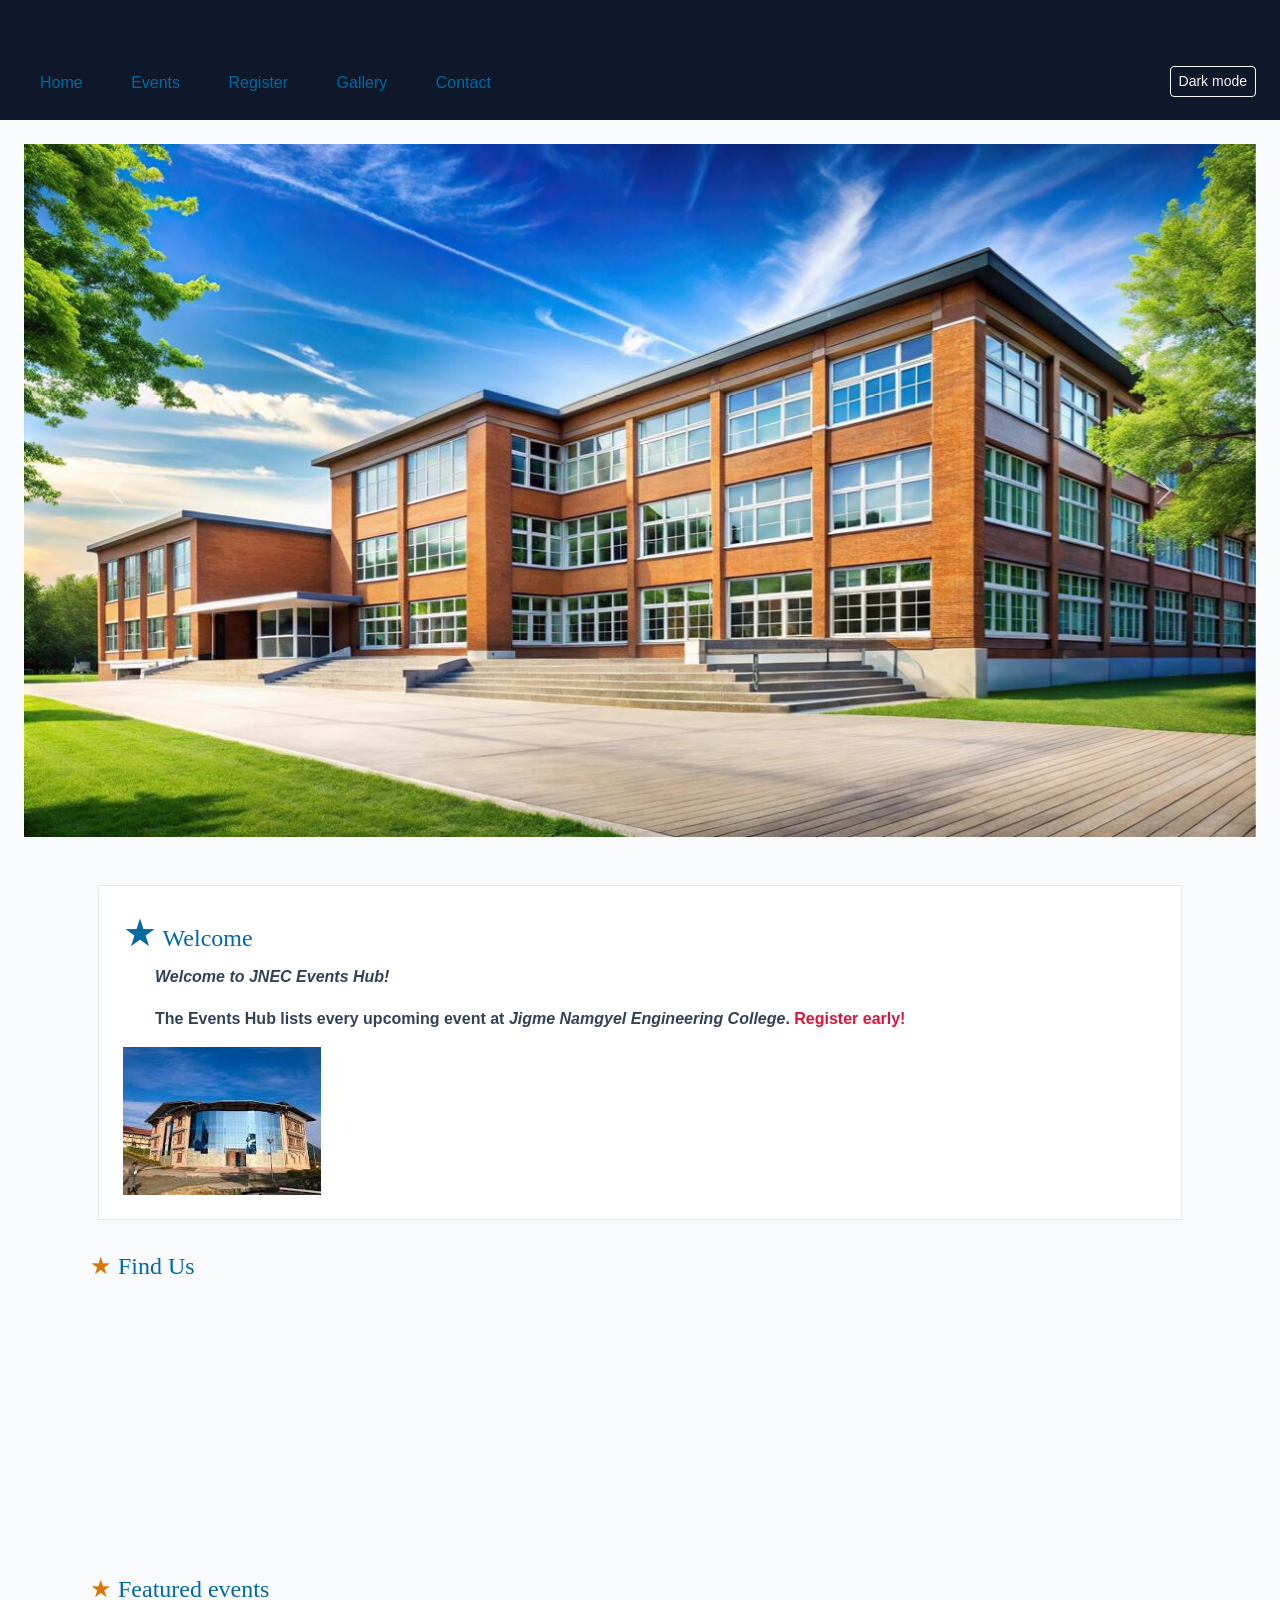
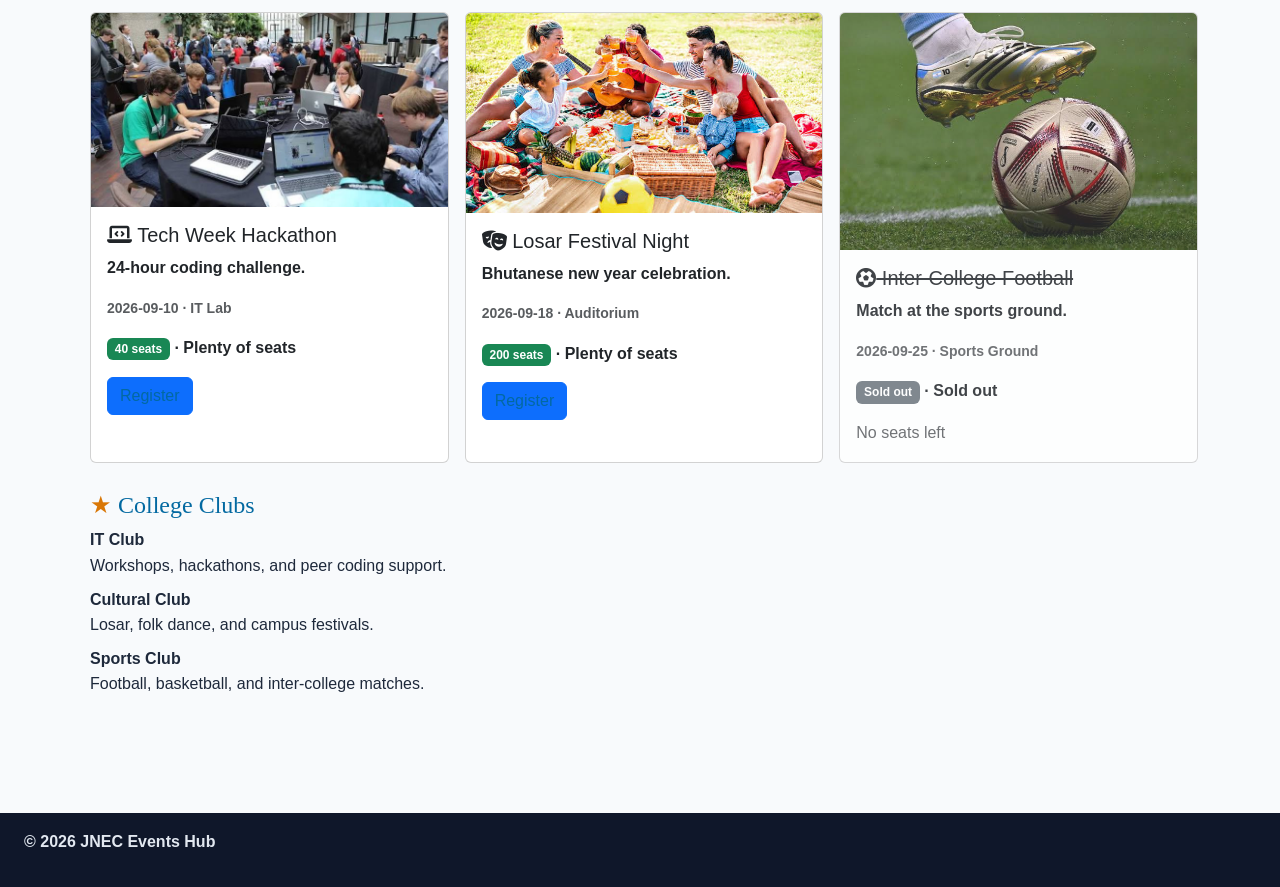
<file: index.html>
<!DOCTYPE html> 
 <html lang="en"> 
 <head> 
   <meta charset="UTF-8"> 
   <meta name="viewport" content="width=device-width, initial-scale=1.0"> 
   <title>JNEC Events Hub — Home</title> 
   <link 
href="https://cdn.jsdelivr.net/npm/bootstrap@5.3.3/dist/css/bootstrap.min.css" 
rel="stylesheet"> 
   <link rel="stylesheet" 
href="https://cdnjs.cloudflare.com/ajax/libs/font-awesome/6.5.2/css/all.min.css"> 
   <link rel="stylesheet" href="css/styles.css"> 
 </head> 
 <body> 
   <header id="top"> 
  <h1 class="hero-title">JNEC Events Hub</h1> 
  <button type="button" id="darkToggle" class="btn btn-sm btn-outline-light">Dark 
mode</button> 
  <nav> 
    <a href="index.html" title="Go to home page">Home</a> 
    <a href="events.html">Events</a> 
    <a href="register.html">Register</a> 
    <a href="gallery.html">Gallery</a> 
    <a href="contact.html">Contact</a> 
  </nav> 
   </header> 
 
   <main> 
  <div id="eventCarousel" class="carousel slide" data-bs-ride="carousel"> 
    <div class="carousel-inner"> 
      <div class="carousel-item active"> 
        <img src="media/banner1.jpg" class="d-block w-100" alt="Campus event banner 
1"> 
      </div> 
      <div class="carousel-item"> 
        <img src="media/banner2.jpg" class="d-block w-100" alt="Campus event banner 
2"> 
      </div> 
    </div> 
    <button class="carousel-control-prev" type="button" 
               data-bs-target="#eventCarousel" data-bs-slide="prev"> 
      <span class="carousel-control-prev-icon" aria-hidden="true"></span> 
      <span class="visually-hidden">Previous</span> 
    </button> 
    <button class="carousel-control-next" type="button" 
               data-bs-target="#eventCarousel" data-bs-slide="next"> 
      <span class="carousel-control-next-icon" aria-hidden="true"></span> 
      <span class="visually-hidden">Next</span> 
    </button> 
  </div> 
 
  <div class="container py-4"> 
    <section id="welcome" class="intro"> 
      <h2>Welcome</h2> 
      <p id="welcomeMsg">Welcome.</p> 
      <p>The <strong>Events Hub</strong> lists every upcoming event at 
         <em>Jigme Namgyel Engineering College</em>. 
         <span class="highlight" title="Registrations close 3 days before each 
event">Register early!</span></p> 
      <img src="media/campus.jpg" alt="JNEC campus" class="img-fluid" title="Our 
campus in Dewathang"> 
    </section> 
 
    <section id="location"> 
      <h2>Find Us</h2> 
      <iframe 
src="https://www.openstreetmap.org/export/embed.html?bbox=91.44,26.85,91.48,26.88" 
              width="400" height="250" title="Campus map"></iframe> 
    </section> 
 
    <section id="featured"> 
      <h2>Featured events</h2> 
      <div class="row g-3" id="home-events"></div> 
    </section> 
 
    <section id="clubs"> 
      <h2>College Clubs</h2> 
      <dl> 
        <dt>IT Club</dt> 
        <dd>Workshops, hackathons, and peer coding support.</dd> 
        <dt>Cultural Club</dt> 
        <dd>Losar, folk dance, and campus festivals.</dd> 
        <dt>Sports Club</dt> 
        <dd>Football, basketball, and inter-college matches.</dd> 
      </dl> 
    </section> 
  </div> 
   </main> 
 
   <footer> 
  <p>&copy; <span id="year"></span> JNEC Events Hub</p> 
   </footer> 
   <script 
src="https://cdn.jsdelivr.net/npm/bootstrap@5.3.3/dist/js/bootstrap.bundle.min.js">
</script> 
   <script src="js/main.js"></script> 
 </body> 
 </html>
</file>
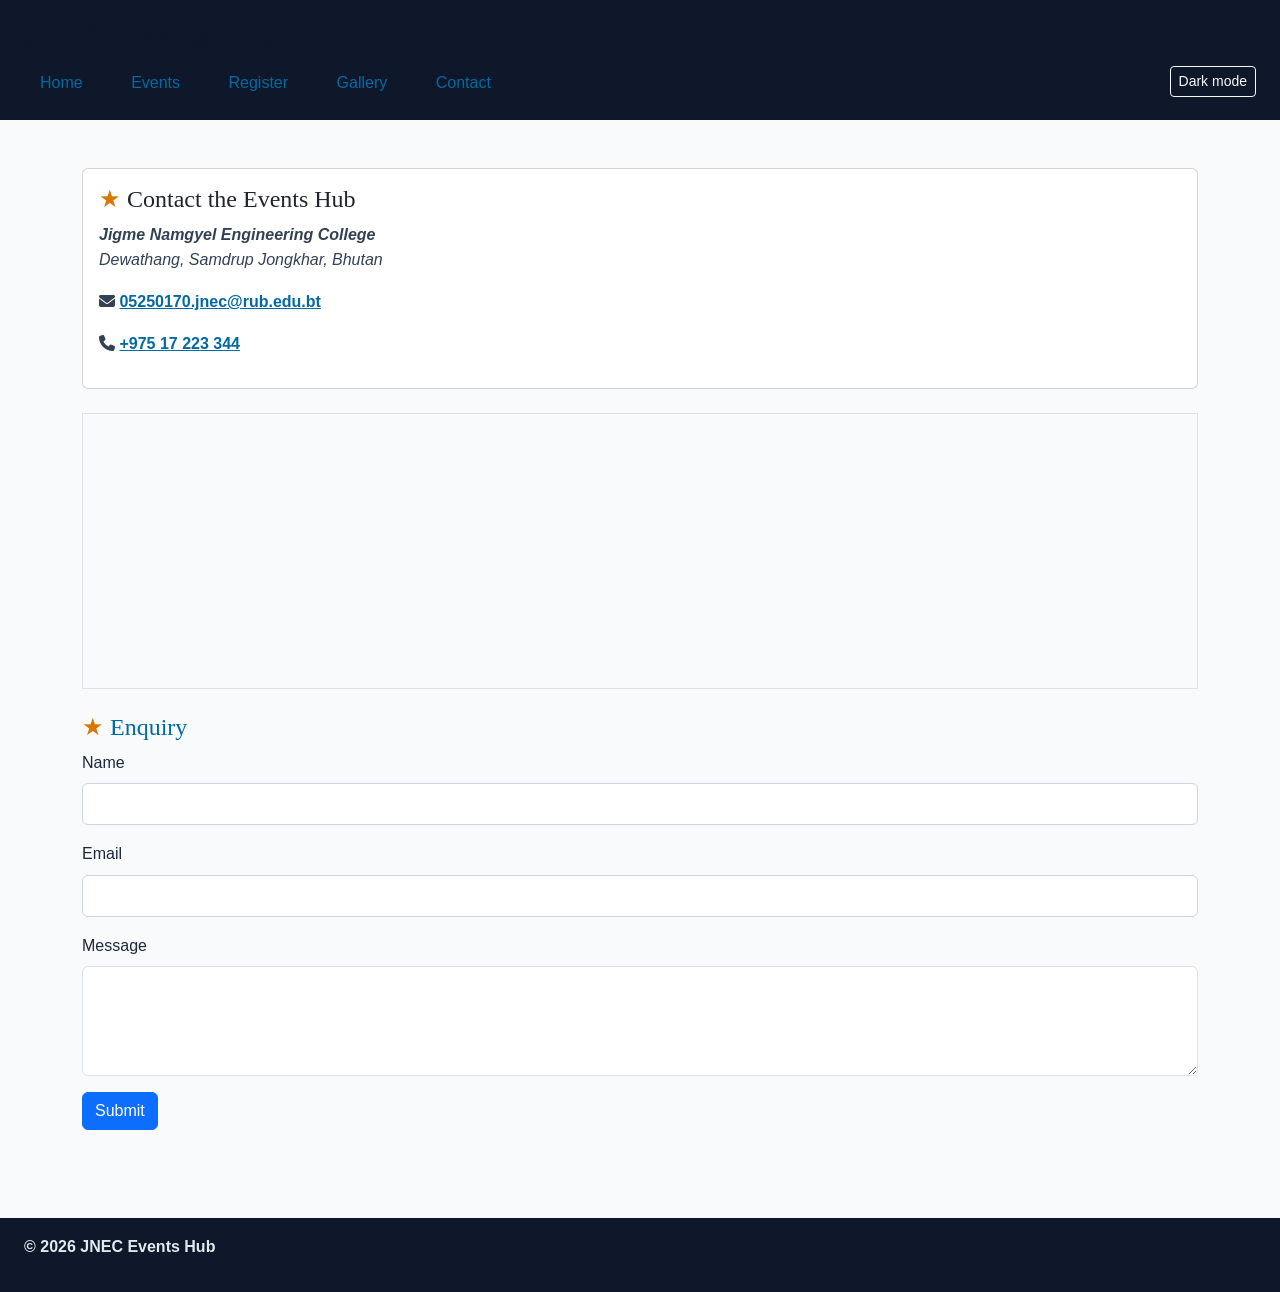
<file: contact.html>
<!DOCTYPE html> 
 <html lang="en"> 
 <head> 
   <meta charset="UTF-8"> 
   <meta name="viewport" content="width=device-width, initial-scale=1.0"> 
   <title>JNEC Events Hub — Contact</title> 
   <link 
href="https://cdn.jsdelivr.net/npm/bootstrap@5.3.3/dist/css/bootstrap.min.css" 
rel="stylesheet"> 
   <link rel="stylesheet" 
href="https://cdnjs.cloudflare.com/ajax/libs/font-awesome/6.5.2/css/all.min.css"> 
   <link rel="stylesheet" href="css/styles.css"> 
 </head> 
 <body> 
   <header id="top"> 
  <h1>JNEC Events Hub</h1> 
  <button type="button" id="darkToggle" class="btn btn-sm btn-outline-light">Dark 
mode</button> 
  <nav> 
    <a href="index.html">Home</a> 
    <a href="events.html">Events</a> 
    <a href="register.html">Register</a> 
    <a href="gallery.html">Gallery</a> 
    <a href="contact.html">Contact</a> 
  </nav> 
   </header> 
   <main> 
  <div class="container py-4"> 
    <div class="card mb-4"> 
      <div class="card-body"> 
        <h2 class="card-title">Contact the Events Hub</h2> 
        <p>Jigme Namgyel Engineering College<br> 
           Dewathang, Samdrup Jongkhar, Bhutan</p> 
        <p><i class="fa-solid fa-envelope"></i> 
           <a href="mailto:events@jnec.edu.bt">05250170.jnec@rub.edu.bt</a></p> 
        <p><i class="fa-solid fa-phone"></i> 
           <a href="tel:+97517223344">+975 17 223 344</a></p> 
      </div> 
    </div> 
    <div class="border p-2 mb-4"> 
      <iframe 
src="https://www.openstreetmap.org/export/embed.html?bbox=91.44,26.85,91.48,26.88" 
              width="100%" height="250" title="Campus map"></iframe> 
    </div> 
 
    <h2>Enquiry</h2> 
    <form action="#" method="post" id="enquiryForm"> 
      <div class="mb-3"> 
        <label for="enq-name" class="form-label">Name</label> 
        <input type="text" class="form-control" id="enq-name" name="name"> 
      </div> 
      <div class="mb-3"> 
        <label for="enq-email" class="form-label">Email</label> 
        <input type="text" class="form-control" id="enq-email" name="email"> 
      </div> 
      <div class="mb-3"> 
        <label for="enq-message" class="form-label">Message</label> 
        <textarea class="form-control" id="enq-message" name="message" 
rows="4"></textarea> 
      </div> 
      <button type="submit" class="btn btn-primary">Submit</button> 
    </form> 
  </div> 
   </main> 
   <footer> 
  <p>&copy; <span id="year"></span> JNEC Events Hub</p> 
   </footer> 
   <script 
src="https://cdn.jsdelivr.net/npm/bootstrap@5.3.3/dist/js/bootstrap.bundle.min.js">
</script> 
   <script src="js/main.js"></script> 
 </body> 
 </html>
</file>
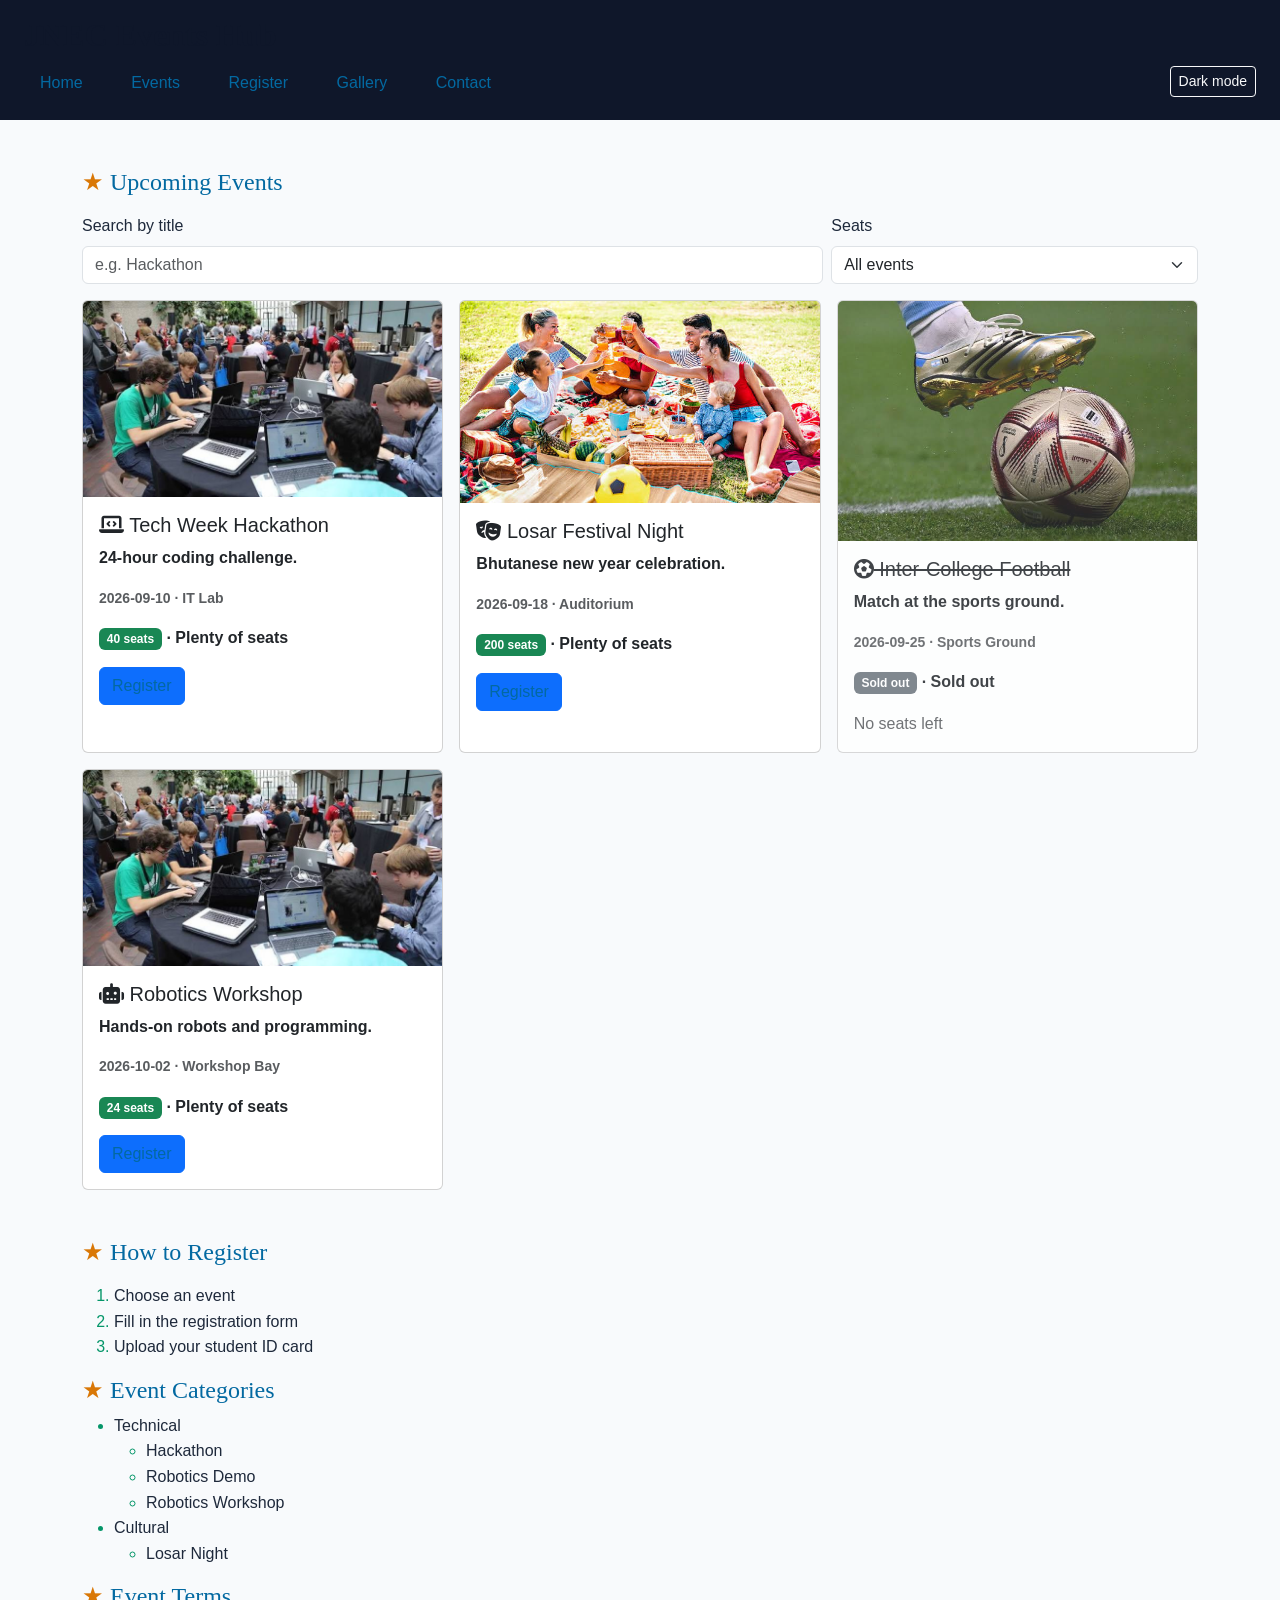
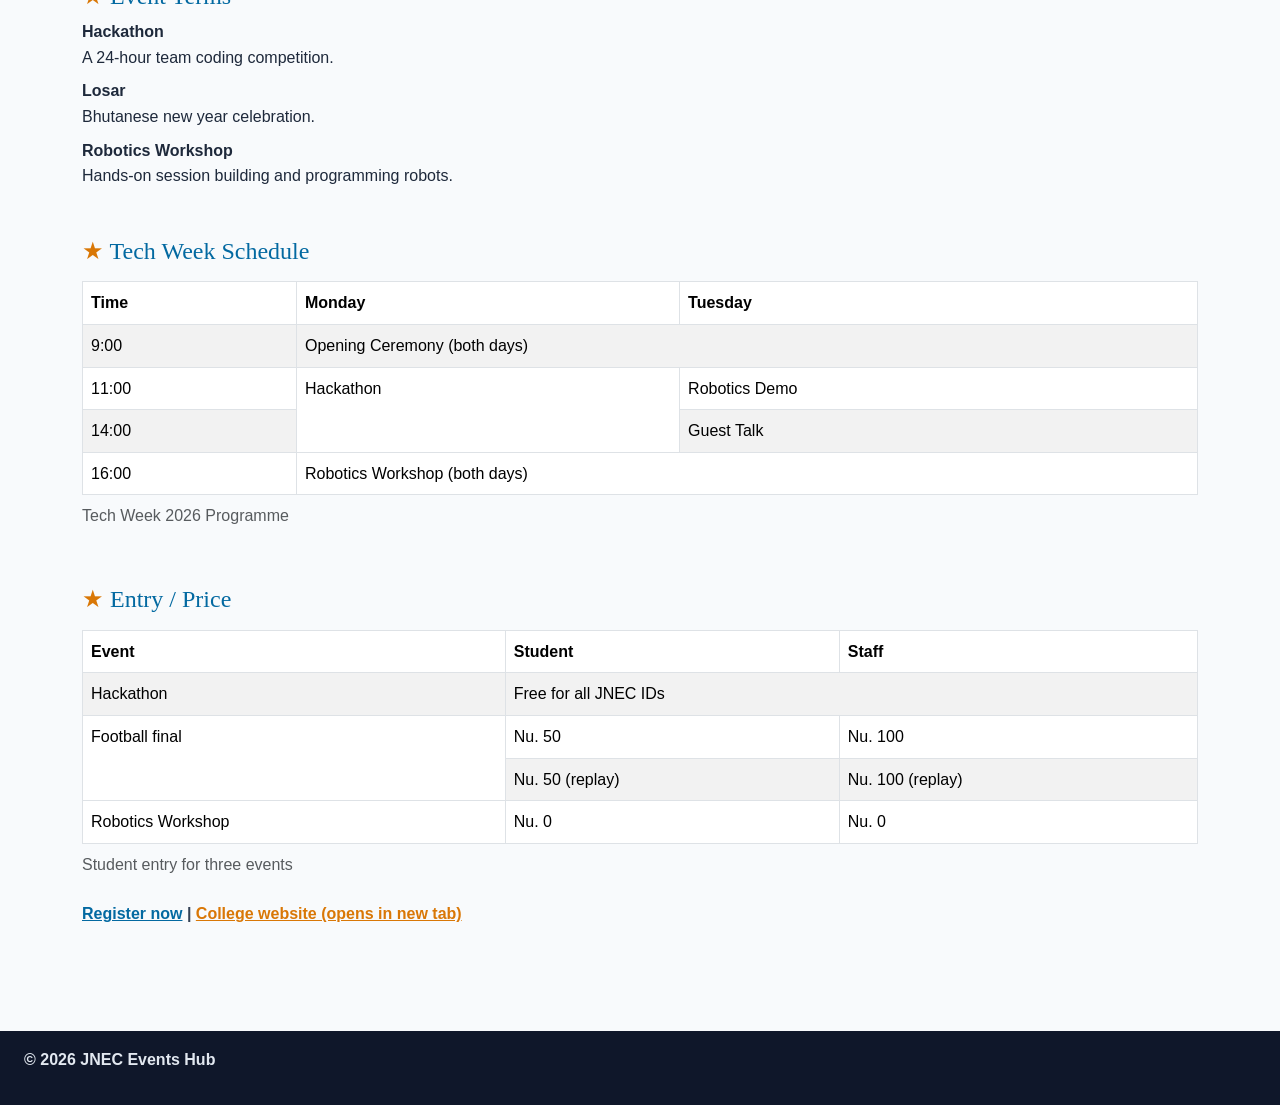
<file: events.html>
<!DOCTYPE html> 
 <html lang="en"> 
 <head> 
   <meta charset="UTF-8"> 
   <meta name="viewport" content="width=device-width, initial-scale=1.0"> 
   <title>JNEC Events Hub — Events</title> 
   <link 
href="https://cdn.jsdelivr.net/npm/bootstrap@5.3.3/dist/css/bootstrap.min.css" 
rel="stylesheet"> 
   <link rel="stylesheet" 
href="https://cdnjs.cloudflare.com/ajax/libs/font-awesome/6.5.2/css/all.min.css"> 
   <link rel="stylesheet" href="css/styles.css"> 
 </head> 
 <body> 
   <header id="top"> 
  <h1>JNEC Events Hub</h1> 
  <button type="button" id="darkToggle" class="btn btn-sm btn-outline-light">Dark 
mode</button> 
  <nav> 
    <a href="index.html">Home</a> 
    <a href="events.html">Events</a> 
    <a href="register.html">Register</a> 
    <a href="gallery.html">Gallery</a> 
    <a href="contact.html">Contact</a> 
  </nav> 
   </header> 
 
   <main> 
  <div class="container py-4"> 
    <h2 class="mb-3">Upcoming Events</h2> 
    <div class="row g-2 mb-3"> 
      <div class="col-md-8"> 
        <label for="search" class="form-label">Search by title</label> 
        <input type="search" id="search" class="form-control" placeholder="e.g. 
Hackathon"> 
      </div> 
      <div class="col-md-4"> 
        <label for="seat-filter" class="form-label">Seats</label> 
        <select id="seat-filter" class="form-select"> 
          <option value="all">All events</option> 
          <option value="open">Open seats</option> 
          <option value="full">Sold out</option> 
        </select> 
      </div> 
    </div> 
    <div class="row g-3" id="eventList"></div> 
 
    <h2 class="mt-5 mb-3">How to Register</h2> 
    <ol type="1"> 
      <li>Choose an event</li> 
      <li>Fill in the registration form</li> 
      <li>Upload your student ID card</li> 
    </ol> 
 
    <h2>Event Categories</h2> 
    <ul> 
      <li>Technical 
        <ul> 
             <li>Hackathon</li> 
          <li>Robotics Demo</li> 
          <li>Robotics Workshop</li> 
        </ul> 
      </li> 
      <li>Cultural 
        <ul><li>Losar Night</li></ul> 
      </li> 
    </ul> 
 
    <h2>Event Terms</h2> 
    <dl> 
      <dt>Hackathon</dt> 
      <dd>A 24-hour team coding competition.</dd> 
      <dt>Losar</dt> 
      <dd>Bhutanese new year celebration.</dd> 
      <dt>Robotics Workshop</dt> 
      <dd>Hands-on session building and programming robots.</dd> 
    </dl> 
 
    <h2 class="mt-5 mb-3">Tech Week Schedule</h2> 
    <table class="table table-striped table-bordered"> 
      <caption>Tech Week 2026 Programme</caption> 
      <thead> 
           <tr><th>Time</th><th>Monday</th><th>Tuesday</th></tr> 
      </thead> 
      <tbody> 
        <tr> 
          <td>9:00</td> 
          <td colspan="2">Opening Ceremony (both days)</td> 
        </tr> 
        <tr> 
          <td>11:00</td> 
          <td rowspan="2">Hackathon</td> 
          <td>Robotics Demo</td> 
        </tr> 
        <tr> 
          <td>14:00</td> 
          <td>Guest Talk</td> 
        </tr> 
        <tr> 
          <td>16:00</td> 
          <td colspan="2">Robotics Workshop (both days)</td> 
        </tr> 
      </tbody> 
    </table> 
 
    <h2 class="mt-5 mb-3">Entry / Price</h2> 
    <table class="table table-striped table-bordered"> 
      <caption>Student entry for three events</caption> 
      <thead> 
           <tr><th>Event</th><th>Student</th><th>Staff</th></tr> 
      </thead> 
      <tbody> 
        <tr> 
             <td>Hackathon</td> 
          <td colspan="2">Free for all JNEC IDs</td> 
        </tr> 
        <tr> 
          <td rowspan="2">Football final</td> 
          <td>Nu. 50</td> 
          <td>Nu. 100</td> 
        </tr> 
        <tr> 
          <td>Nu. 50 (replay)</td> 
          <td>Nu. 100 (replay)</td> 
        </tr> 
        <tr> 
          <td>Robotics Workshop</td> 
          <td>Nu. 0</td> 
          <td>Nu. 0</td> 
        </tr> 
      </tbody> 
    </table> 
 
    <p><a href="register.html">Register now</a> | 
       <a href="https://www.jnec.edu.bt" target="_blank" rel="noopener"> 
       College website (opens in new tab)</a></p> 
  </div> 
   </main> 
 
   <footer> 
  <p>&copy; <span id="year"></span> JNEC Events Hub</p> 
   </footer> 
   <script 
src="https://cdn.jsdelivr.net/npm/bootstrap@5.3.3/dist/js/bootstrap.bundle.min.js">
</script> 
   <script src="js/main.js"></script> 
 </body> 
 </html>
</file>
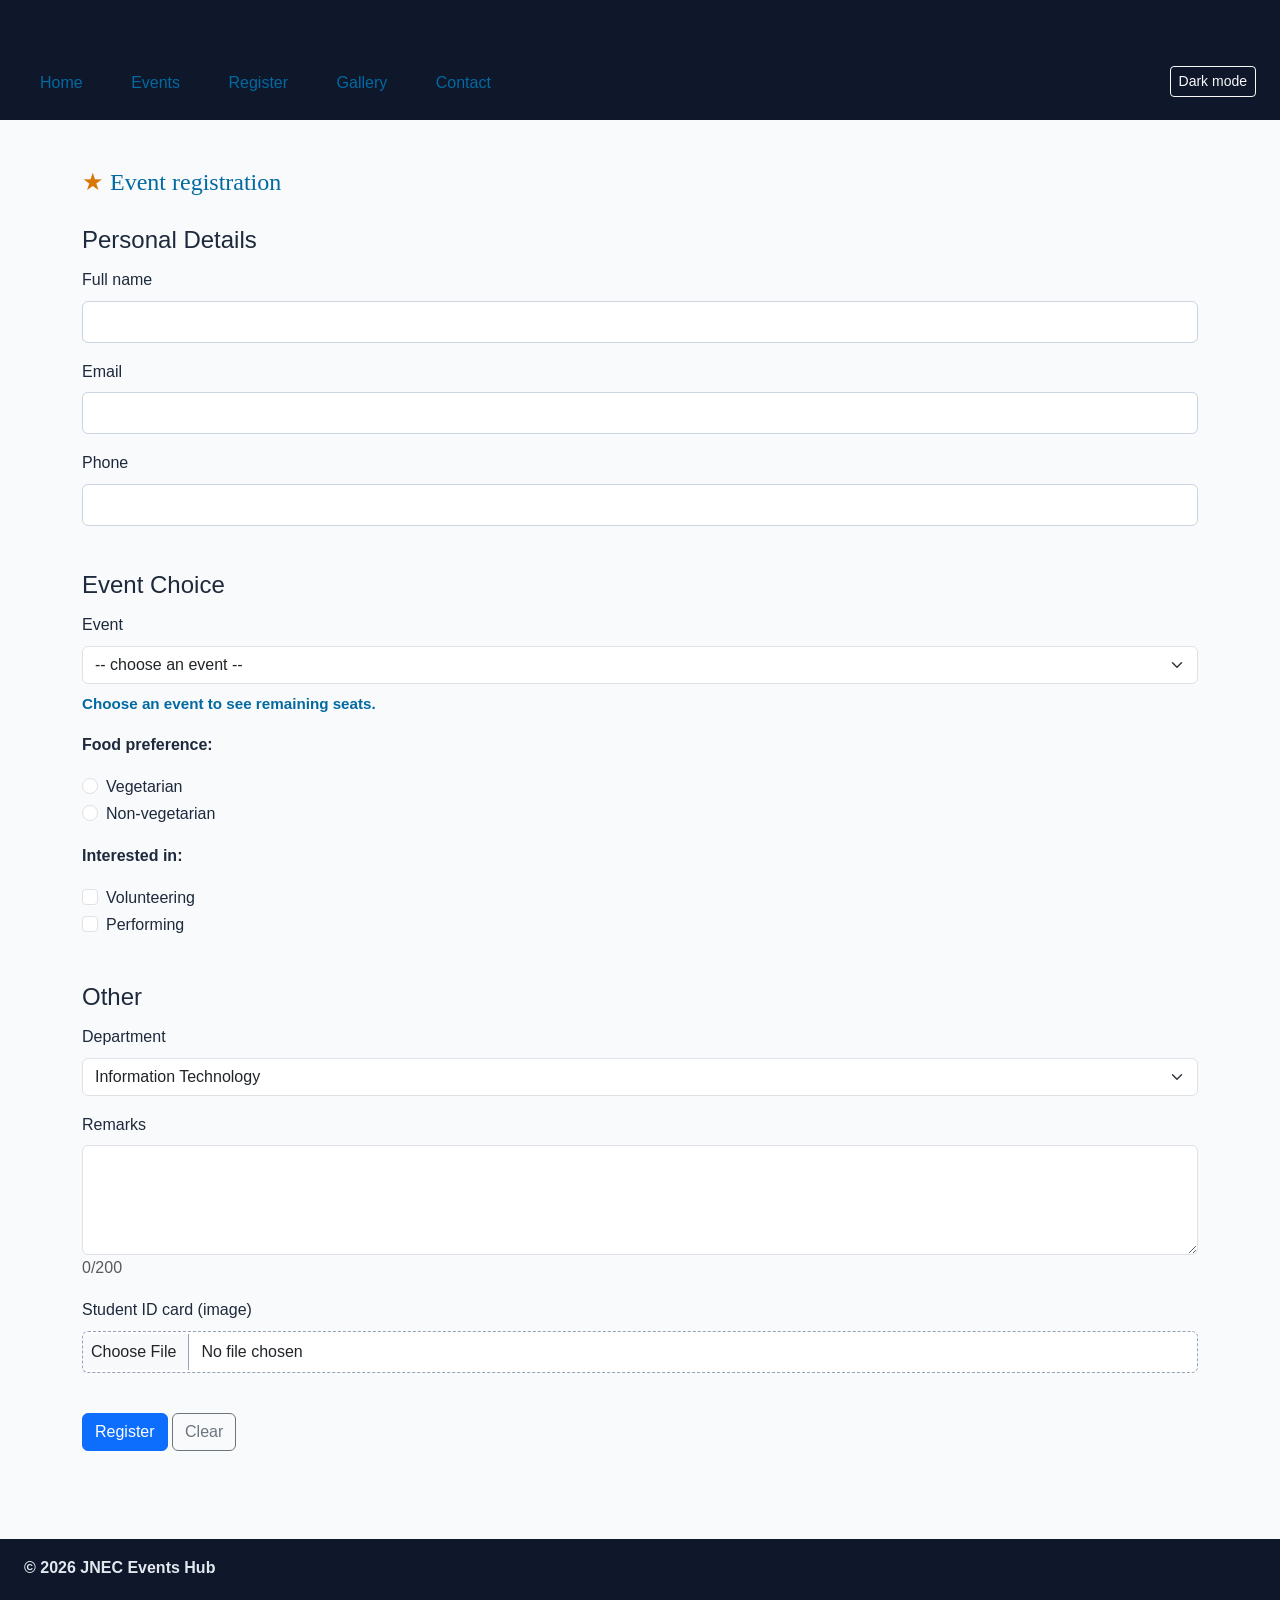
<file: register.html>
<!DOCTYPE html> 
 <html lang="en"> 
 <head> 
   <meta charset="UTF-8"> 
   <meta name="viewport" content="width=device-width, initial-scale=1.0"> 
   <title>JNEC Events Hub — Register</title> 
   <link 
href="https://cdn.jsdelivr.net/npm/bootstrap@5.3.3/dist/css/bootstrap.min.css" 
rel="stylesheet"> 
   <link rel="stylesheet" 
href="https://cdnjs.cloudflare.com/ajax/libs/font-awesome/6.5.2/css/all.min.css"> 
   <link rel="stylesheet" href="css/styles.css"> 
 </head> 
 <body> 
   <header id="top"> 
  <h1>JNEC Events Hub</h1> 
  <button type="button" id="darkToggle" class="btn btn-sm btn-outline-light">Dark 
mode</button> 
  <nav> 
    <a href="index.html">Home</a> 
    <a href="events.html">Events</a> 
    <a href="register.html">Register</a> 
    <a href="gallery.html">Gallery</a> 
    <a href="contact.html">Contact</a> 
  </nav> 
   </header> 
 
   <main> 
  <div class="container py-4"> 
    <h2 class="mb-4">Event registration</h2> 
    <form action="#" method="post" enctype="multipart/form-data" id="regForm"> 
      <fieldset class="mb-4"> 
        <legend>Personal Details</legend> 
        <div class="mb-3"> 
          <label for="fullname" class="form-label">Full name</label> 
          <input type="text" class="form-control" id="fullname" name="fullname"> 
          <span id="err-fullname" class="error"></span> 
        </div> 
        <div class="mb-3"> 
          <label for="email" class="form-label">Email</label> 
          <input type="text" class="form-control" id="email" name="email"> 
          <span id="err-email" class="error"></span> 
        </div> 
        <div class="mb-3"> 
          <label for="phone" class="form-label">Phone</label> 
          <input type="text" class="form-control" id="phone" name="phone"> 
          <span id="err-phone" class="error"></span> 
        </div> 
      </fieldset> 
 
      <fieldset class="mb-4"> 
        <legend>Event Choice</legend> 
        <div class="mb-3"> 
          <label for="event_id" class="form-label">Event</label> 
          <select class="form-select" id="event_id" name="event_id"> 
            <option value="">-- choose an event --</option> 
            <option value="1">Tech Week Hackathon</option> 
            <option value="2">Losar Festival Night</option> 
            <option value="3">Inter-College Football</option> 
            <option value="4">Robotics Workshop</option> 
          </select> 
          <span id="err-event_id" class="error"></span> 
          <p id="seatsHint" class="seats-hint mt-2">Choose an event to see remaining 
seats.</p> 
        </div> 
        <p>Food preference:</p> 
        <div class="form-check"> 
          <input class="form-check-input" type="radio" id="veg" name="food" 
value="veg"> 
          <label class="form-check-label" for="veg">Vegetarian</label> 
        </div> 
        <div class="form-check mb-3"> 
          <input class="form-check-input" type="radio" id="nonveg" name="food" 
value="nonveg"> 
          <label class="form-check-label" for="nonveg">Non-vegetarian</label> 
        </div> 
        <span id="err-food" class="error"></span> 
        <p>Interested in:</p> 
        <div class="form-check"> 
          <input class="form-check-input" type="checkbox" id="volunteer" 
name="interests" value="volunteer"> 
          <label class="form-check-label" for="volunteer">Volunteering</label> 
        </div> 
        <div class="form-check mb-3"> 
          <input class="form-check-input" type="checkbox" id="perform" 
name="interests" value="perform"> 
          <label class="form-check-label" for="perform">Performing</label> 
        </div> 
        <span id="err-interests" class="error"></span> 
      </fieldset> 
 
      <fieldset class="mb-4"> 
           <legend>Other</legend> 
        <div class="mb-3"> 
          <label for="department" class="form-label">Department</label> 
          <select class="form-select" id="department" name="department"> 
            <option value="it">Information Technology</option> 
            <option value="civil">Civil</option> 
            <option value="electrical">Electrical</option> 
          </select> 
        </div> 
        <div class="mb-3"> 
          <label for="remarks" class="form-label">Remarks</label> 
          <textarea class="form-control" id="remarks" name="remarks" rows="4" 
maxlength="200"></textarea> 
          <span id="charCount" class="text-muted">0/200</span> 
        </div> 
        <div class="mb-3"> 
          <label for="id_card" class="form-label">Student ID card (image)</label> 
          <input class="form-control" type="file" id="id_card" name="id_card"> 
        </div> 
      </fieldset> 
 
      <button type="submit" class="btn btn-primary">Register</button> 
      <button type="reset" class="btn btn-outline-secondary">Clear</button> 
    </form> 
  </div> 
   </main> 
 
   <footer> 
  <p>&copy; <span id="year"></span> JNEC Events Hub</p> 
   </footer> 
   <script 
src="https://cdn.jsdelivr.net/npm/bootstrap@5.3.3/dist/js/bootstrap.bundle.min.js">
</script> 
   <script src="js/main.js"></script> 
   <script src="js/validate.js"></script> 
 </body> 
 </html>
</file>
<file: css/styles.css>
/* FILE: css/styles.css — Practical III (CSS & Bootstrap) */ 
 
 body { 
   font-family: "Segoe UI", Arial, sans-serif; 
   margin: 0; 
   color: rgb(30, 41, 59); 
   background: #f8fafc; 
   font-size: 16px; 
   line-height: 1.6; 
 } 
 
 header { 
   background: #0f172a; 
   color: white; 
   padding: 16px 24px; 
 } 
 
 nav a { 
   color: #7dd3fc; 
   margin-right: 12px; 
   text-decoration: none; 
   display: inline-block; 
   padding: 8px 16px; 
 } 
 
 footer { 
   background: #0f172a; 
   color: #e2e8f0; 
   padding: 16px 24px; 
   margin-top: 40px; 
 } 
 
 main { 
   padding: 24px; 
 } 
 
 /* simple selectors */ 
 h1 { color: #0f172a; font-weight: 700; font-size: 2rem; } 
 h2 { color: #0369a1; font-size: 1.5rem; text-align: left; } 
 .intro { background: #f8fafc; } 
 #welcome { padding: 24px; } 
 p.intro { font-size: 1.05rem; } 
 h1, h2, h3 { font-family: Georgia, serif; } 
 
 /* combinators */ 
 nav a { text-decoration: none; } 
 main > section { margin-bottom: 24px; } 
 h2 + p { font-style: italic; } 
 h2 ~ p { color: #334155; } 
 
 /* pseudo-classes */ 
 nav a:hover { color: #38bdf8; } 
 input:focus { outline: 2px solid #0369a1; } 
 input:checked + label { font-weight: 700; } 
 tr:nth-child(even) { background: #f1f5f9; } 
 
 a:link { color: #0369a1; } 
 a:visited { color: #7c3aed; } 
 a:hover { color: #0ea5e9; } 
 a:active { color: #b91c1c; } 
 
 /* original pseudo-class (Activity 5) */ 
 button:hover { 
   opacity: 0.9; 
 } 
 
 /* pseudo-elements */ 
 p::first-line { font-weight: bold; } 
 .intro::first-letter { 
   font-size: 1.6em; 
   color: #0369a1; 
 } 
 h2::before { content: "★ "; color: #d97706; } 
 li::marker { color: #059669; } 
 ::selection { color: #7f1d1d; background: #fde68a; } 
 
 /* attribute selectors */ 
 a[target="_blank"] { color: #d97706; } 
 input[type="file"] { border: 1px dashed #94a3b8; padding: 8px; } 
 input[type="text"] { border: 1px solid #cbd5e1; padding: 8px; } 
 
 /* original attribute selector (Activity 5) */ 
 input[type="checkbox"] { 
   accent-color: #0369a1; 
 } 
 
 .highlight { color: crimson; } 
 .intro p { 
   text-indent: 2em; 
   text-align: justify; 
 } 
 .sold-out { 
   text-decoration: line-through; 
   text-decoration-color: #ef4444; 
   text-decoration-style: solid; 
 } 
 .hero-title { 
   letter-spacing: 0.04em; 
   word-spacing: 0.1em; 
 } 
 em { font-style: italic; } 
 header { background-color: #0f172a; } 
 
 .intro { 
   margin: 24px 16px 32px 16px; 
   padding: 20px; 
   border: 1px solid #e2e8f0; 
   background: white; 
 } 
 section { 
   margin-bottom: 28px; 
   padding-left: 8px; 
 } 
 
 .admin-only { display: none; } 
 .badge { display: inline; } 
 .event-card { display: block; } 
 
 .error { color: #b91c1c; font-size: 0.9rem; display: block; margin-top: 0.25rem; } 
 
 .sold-out-card { opacity: 0.85; } 
 .sold-out-card .card-title { text-decoration: line-through; } 
 
 #darkToggle { 
   float: right; 
   margin-top: 4px; 
 } 
 
 body.dark { 
   background: #0f172a; 
   color: #e2e8f0; 
 } 
 body.dark header, 
 body.dark footer { 
   background: #020617; 
 } 
 body.dark .card, 
 body.dark .intro { 
   background: #1e293b; 
   color: #e2e8f0; 
   border-color: #334155; 
 } 
 body.dark h1, 
 body.dark h2 { 
   color: #7dd3fc; 
 } 
 
 .seats-hint { 
   font-size: 0.95rem; 
   color: #0369a1; 
 } 
 
img { max-width: 100%; height: auto; } 
@media (max-width: 600px) { 
nav a { 
display: block; 
margin: 4px 0; 
} 
body { font-size: 15px; } 
}
</file>
